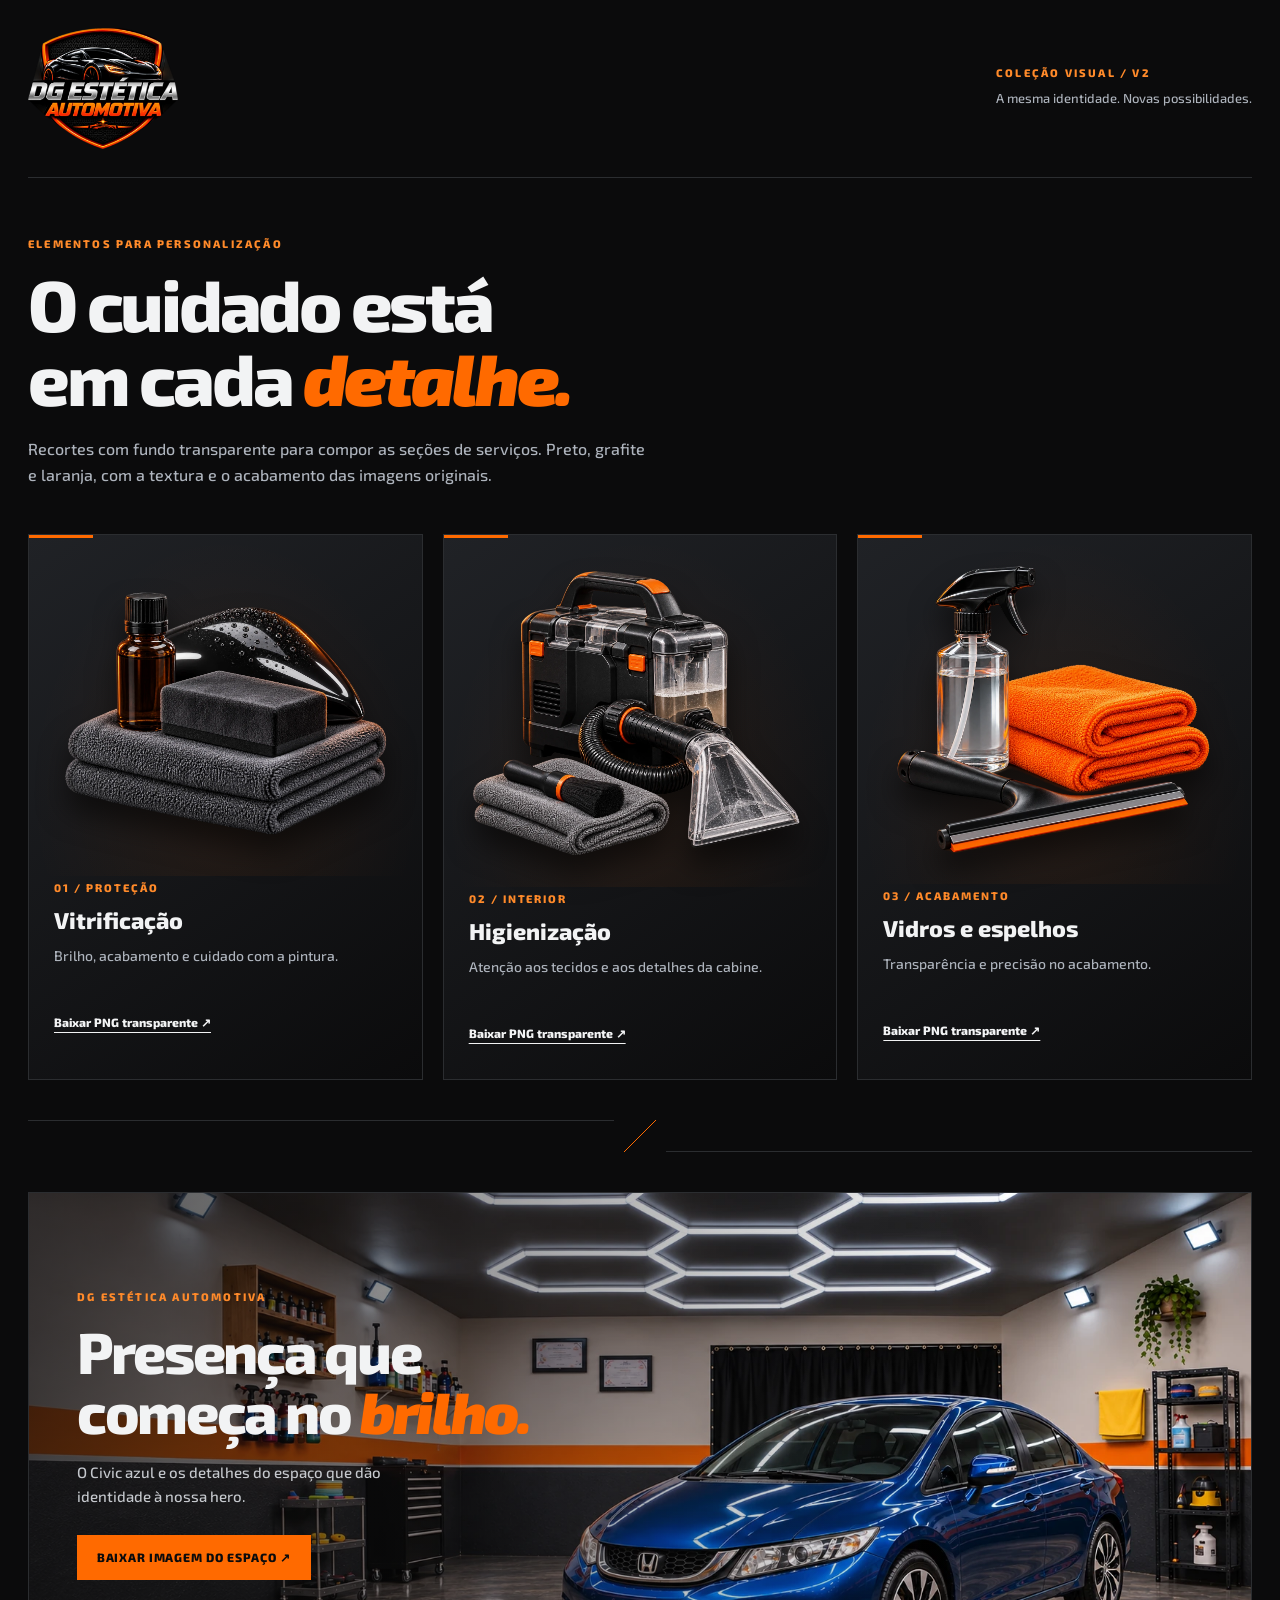
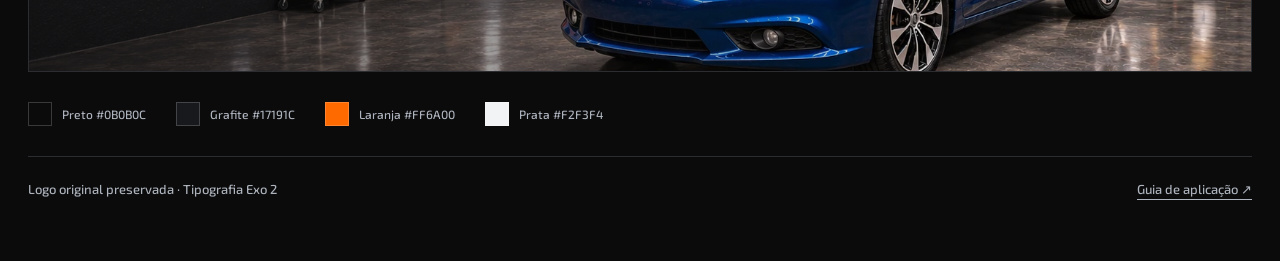
<file: personalizacao.html>
<!doctype html>
<html lang="pt-BR" class="dg-theme">
<head>
<meta charset="utf-8"><meta name="viewport" content="width=device-width,initial-scale=1">
<meta name="color-scheme" content="dark">
<title>DG Estética — Elementos de personalização</title>
<link rel="stylesheet" href="assets/personalizacao/dg-personalizacao.css">
<style>body{margin:0}h2,p{margin-top:0}</style>
</head>
<body><main class="dg-kit">
<header class="dg-kit-header">
<img class="dg-kit-logo" src="assets/personalizacao/dg-logo-original.webp" alt="DG Estética Automotiva" width="1088" height="881">
<div><span class="dg-kicker">Coleção visual / V2</span><p>A mesma identidade. Novas possibilidades.</p></div>
</header>
<section class="dg-kit-heading">
<span class="dg-kicker">Elementos para personalização</span>
<h1>O cuidado está<br>em cada <em>detalhe.</em></h1>
<p class="dg-kit-intro">Recortes com fundo transparente para compor as seções de serviços. Preto, grafite e laranja, com a textura e o acabamento das imagens originais.</p>
</section>
<section class="dg-services-grid" aria-label="Elementos de serviços">
<article class="dg-service">
<div class="dg-service-visual"><img src="assets/personalizacao/vitrificacao-premium.webp" alt="Frasco de coating, aplicador e microfibras com amostra de pintura protegida" width="1402" height="1122"></div>
<div class="dg-service-body"><span class="dg-service-number">01 / PROTEÇÃO</span><h2>Vitrificação</h2><p>Brilho, acabamento e cuidado com a pintura.</p><a class="dg-asset-link" href="assets/personalizacao/vitrificacao-premium.webp" download>Baixar PNG transparente ↗</a></div>
</article>
<article class="dg-service">
<div class="dg-service-visual"><img src="assets/personalizacao/higienizacao-premium.webp" alt="Extratora preta e laranja com bocal transparente, pincel e microfibras" width="1367" height="1151"></div>
<div class="dg-service-body"><span class="dg-service-number">02 / INTERIOR</span><h2>Higienização</h2><p>Atenção aos tecidos e aos detalhes da cabine.</p><a class="dg-asset-link" href="assets/personalizacao/higienizacao-premium.webp" download>Baixar PNG transparente ↗</a></div>
</article>
<article class="dg-service">
<div class="dg-service-visual"><img src="assets/personalizacao/vidros-premium.webp" alt="Borrifador, microfibras laranja e rodo de limpeza de vidros" width="1374" height="1145"></div>
<div class="dg-service-body"><span class="dg-service-number">03 / ACABAMENTO</span><h2>Vidros e espelhos</h2><p>Transparência e precisão no acabamento.</p><a class="dg-asset-link" href="assets/personalizacao/vidros-premium.webp" download>Baixar PNG transparente ↗</a></div>
</article>
</section>
<div class="dg-divider" aria-hidden="true"></div>
<section class="dg-banner" aria-label="Exemplo de aplicação do fundo panorâmico">
<img class="dg-banner-image" src="assets/personalizacao/fundo-espaco-civic-v2.webp" alt="Civic azul na oficina com iluminação hexagonal branca, faixa laranja nas paredes, prateleiras de produtos e piso cinza refletivo" width="1672" height="941">
<div class="dg-banner-copy"><span class="dg-kicker">DG Estética Automotiva</span><h2>Presença que<br>começa no <em>brilho.</em></h2><p>O Civic azul e os detalhes do espaço que dão identidade à nossa hero.</p><a class="dg-kit-button" href="assets/personalizacao/fundo-espaco-civic-v2.webp" download>Baixar imagem do espaço ↗</a></div>
</section>
<div class="dg-palette" aria-label="Paleta da marca">
<span><i class="dg-swatch" style="--swatch:#0b0b0c"></i>Preto #0B0B0C</span>
<span><i class="dg-swatch" style="--swatch:#17191c"></i>Grafite #17191C</span>
<span><i class="dg-swatch" style="--swatch:#ff6a00"></i>Laranja #FF6A00</span>
<span><i class="dg-swatch" style="--swatch:#f2f3f4"></i>Prata #F2F3F4</span>
</div>
<footer class="dg-kit-footer"><span>Logo original preservada · Tipografia Exo 2</span><a href="assets/personalizacao/README.md">Guia de aplicação ↗</a></footer>
</main></body></html>
</file>
<file: assets/personalizacao/dg-personalizacao.css>
/* DG Estética — carregar após scrollcraft.css; ativar com class="dg-theme". */
@font-face{font-family:DGExo;src:url('../fonts/Exo2-normal-500.woff') format('woff');font-weight:500;font-display:swap}
@font-face{font-family:DGExo;src:url('../fonts/Exo2-normal-800.woff') format('woff');font-weight:800;font-display:swap}
@font-face{font-family:DGExo;src:url('../fonts/Exo2-italic-900.woff') format('woff');font-weight:900;font-style:italic;font-display:swap}
.dg-theme{
 --dg-bg:#0b0b0c;--dg-surface:#17191c;--dg-line:#2b2d30;--dg-orange:#ff6a00;--dg-orange-light:#ff8a2a;--dg-text:#f2f3f4;--dg-muted:#aeb4bd;
 --sc-canvas:var(--dg-bg);--sc-surface:var(--dg-surface);--sc-ink:var(--dg-text);--sc-ink-soft:var(--dg-muted);--sc-accent:var(--dg-orange);--sc-accent-ink:var(--dg-bg);--sc-font-display:DGExo,Arial,sans-serif;--sc-font-text:DGExo,Arial,sans-serif;
 background:var(--dg-bg);color:var(--dg-text);font-family:DGExo,Arial,sans-serif;font-weight:500;
}
.dg-kit *{box-sizing:border-box}
.dg-kit{max-width:1240px;margin:auto;padding:0 28px 64px}
.dg-kit img{display:block;max-width:100%}
.dg-kit a{color:inherit;text-underline-offset:5px}
.dg-kit a:focus-visible{outline:2px solid var(--dg-orange);outline-offset:5px}
.dg-kit-header{display:flex;align-items:center;justify-content:space-between;gap:24px;padding:28px 0;border-bottom:1px solid var(--dg-line)}
.dg-kit-logo{width:150px;height:auto}
.dg-kicker{color:var(--dg-orange-light);font-size:11px;letter-spacing:.2em;text-transform:uppercase;font-weight:800}
.dg-kit-header p{margin:8px 0;color:var(--dg-muted);font-size:13px}
.dg-kit-heading{padding:54px 0 30px;max-width:780px}
.dg-kit h1{font-size:clamp(36px,6vw,72px);font-weight:800;letter-spacing:-.045em;line-height:1.02;margin:16px 0 22px}
.dg-kit em{font-weight:900;color:var(--dg-orange);font-style:italic}
.dg-kit p{line-height:1.6}
.dg-kit-intro{max-width:620px;color:var(--dg-muted)}
.dg-services-grid{display:grid;grid-template-columns:repeat(3,minmax(0,1fr));gap:20px}
.dg-service{position:relative;isolation:isolate;background:linear-gradient(145deg,#202226,var(--dg-bg));border:1px solid var(--dg-line);overflow:hidden}
.dg-service:before{content:"";position:absolute;left:0;top:0;height:3px;width:64px;background:var(--dg-orange)}
.dg-service-visual{aspect-ratio:1.15;display:grid;place-items:center;padding:26px 18px;background:radial-gradient(ellipse at 50% 75%,#ff6a0014,transparent 70%)}
.dg-service-visual img{width:100%;height:100%;object-fit:contain;filter:drop-shadow(0 18px 14px #0008)}
.dg-service-body{padding:0 25px 28px}
.dg-service-number{font-size:11px;letter-spacing:.18em;color:var(--dg-orange-light);font-weight:800}
.dg-service h2{font-size:23px;line-height:1.15;margin:12px 0}
.dg-service p{color:var(--dg-muted);font-size:14px;min-height:46px}
.dg-asset-link{display:inline-block;font-size:12px;font-weight:800;padding:10px 0}
.dg-divider{height:32px;margin:40px 0;background:linear-gradient(135deg,transparent 49.7%,var(--dg-orange) 50%,transparent 50.3%) center/50px 100% no-repeat;position:relative}
.dg-divider:before,.dg-divider:after{content:"";position:absolute;height:1px;background:var(--dg-line);width:calc(50% - 26px)}
.dg-divider:before{top:0;left:0}.dg-divider:after{bottom:0;right:0}
.dg-banner{position:relative;isolation:isolate;min-height:480px;display:flex;align-items:center;background:var(--dg-bg);border:1px solid var(--dg-line);overflow:hidden}
.dg-banner-image{position:absolute;inset:0;z-index:-2;width:100%;height:100%;object-fit:cover;object-position:center}
.dg-banner:before{content:"";position:absolute;inset:0;z-index:-1;background:linear-gradient(90deg,#0b0b0cbf,transparent 80%)}
.dg-banner-copy{max-width:560px;padding:48px}
.dg-banner h2{font-size:clamp(34px,4.5vw,58px);font-weight:800;letter-spacing:-.04em;line-height:1.04;margin:18px 0}
.dg-banner p{max-width:340px;color:#c5c8cd;font-size:15px}
.dg-kit-button{display:inline-flex;padding:15px 20px;background:var(--dg-orange);color:var(--dg-bg)!important;font-size:12px;font-weight:800;letter-spacing:.06em;text-transform:uppercase;text-decoration:none;margin-top:12px}
.dg-palette{display:flex;flex-wrap:wrap;gap:18px 30px;padding:30px 0}
.dg-palette span{display:flex;align-items:center;gap:10px;color:var(--dg-muted);font-size:12px}
.dg-swatch{width:24px;height:24px;border:1px solid #ffffff30;background:var(--swatch)}
.dg-kit-footer{border-top:1px solid var(--dg-line);padding-top:24px;color:var(--dg-muted);font-size:13px;display:flex;flex-wrap:wrap;gap:16px;justify-content:space-between}
@media(max-width:800px){.dg-services-grid{grid-template-columns:1fr}.dg-service{display:grid;grid-template-columns:1fr 1fr;align-items:center}.dg-service-body{padding:24px 20px}.dg-service p{min-height:0}.dg-service-visual{aspect-ratio:1}.dg-banner-copy{padding:28px}.dg-banner{min-height:440px}.dg-banner:before{background:linear-gradient(90deg,#0b0b0cee,#0b0b0c60)}}
@media(max-width:480px){.dg-kit{padding:0 18px 40px}.dg-kit-logo{width:100px}.dg-kit-header{gap:16px}.dg-kit-header p{font-size:11px}.dg-service{display:block}.dg-service-visual{aspect-ratio:1.3;padding:24px 35px}.dg-service-body{padding:0 24px 28px}.dg-banner-copy{padding:24px}.dg-banner-image{object-position:65% center}.dg-banner h2{font-size:38px}}
</file>
